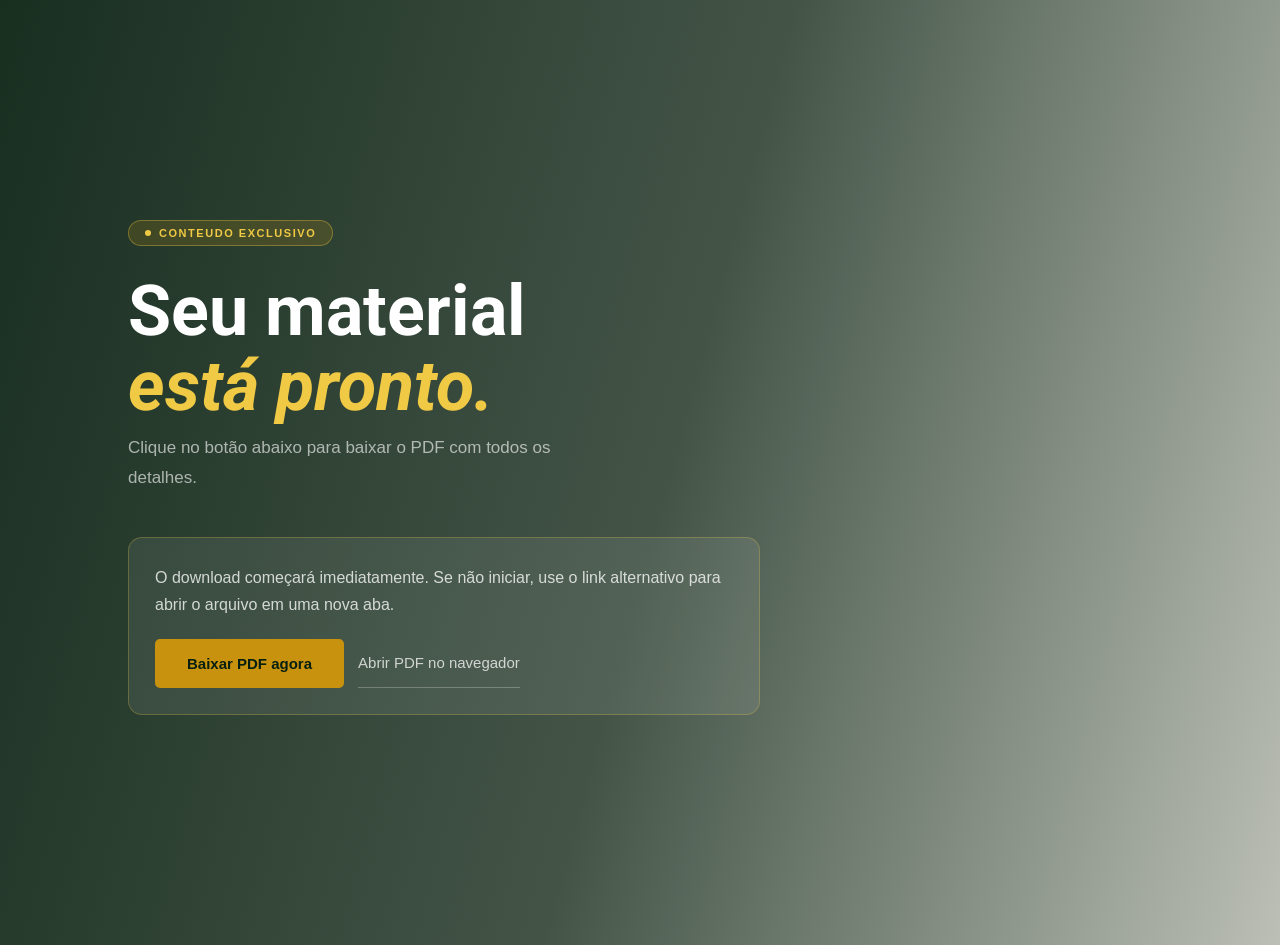
<file: thanks.html>
<!doctype html>
<html lang="pt-BR">
  <head>
    <meta charset="UTF-8" />
    <meta name="viewport" content="width=device-width, initial-scale=1.0" />
    <title>Miranda - Download do PDF</title>
    <link
      href="https://fonts.googleapis.com/css2?family=Roboto:ital,wght@0,100..900;1,100..900&display=swap"
      rel="stylesheet"
    />
    <link href="./css/style.css" rel="stylesheet" />
  </head>
  <body>
    <section class="hero thanks-hero">
      <div class="hero-bg"></div>
      <div class="hero-overlay"></div>

      <div class="hero-content">
        <div class="hero-eyebrow">Conteudo exclusivo</div>
        <h1>Seu material<br /><em>está pronto.</em></h1>
        <p class="hero-desc">
          Clique no botão abaixo para baixar o PDF com todos os detalhes.
        </p>

        <div class="thanks-panel">
          <p>
            O download começará imediatamente. Se não iniciar, use o link
            alternativo para abrir o arquivo em uma nova aba.
          </p>

          <div class="thanks-actions">
            <a href="./assets/material-miranda.pdf" class="btn-gold" download>
              Baixar PDF agora
            </a>
            <a
              href="./assets/material-miranda.pdf"
              class="btn-ghost"
              target="_blank"
              rel="noopener noreferrer"
            >
              Abrir PDF no navegador
            </a>
          </div>
        </div>
      </div>
    </section>
  </body>
</html>
</file>
<file: css/style.css>
*,
*::before,
*::after {
  box-sizing: border-box;
  margin: 0;
  padding: 0;
}
:root {
  --green-deep: #071f10;
  --green-mid: #0d3d20;
  --green-bright: #1a7a3f;
  --green-light: #2dbd62;
  --gold: #c9920e;
  --gold-light: #f0c945;
  --cream: #f8f5ee;
  --white: #ffffff;
  --text-dark: #0d1f12;
  --text-muted: #4a6358;
  --shadow: rgba(7, 31, 16, 0.22);

  --font-family: "Roboto", sans-serif;
}
html {
  scroll-behavior: smooth;
}
body {
  font-family: "DM Sans", sans-serif;
  background: var(--cream);
  color: var(--text-dark);
  overflow-x: hidden;
}

.container {
  width: 100%;
  max-width: 1440px;
  margin: 0 auto;
}

nav {
  margin: 0 auto;
  position: fixed;
  top: 0;
  left: 0;
  right: 0;
  z-index: 200;
  display: flex;
  align-items: center;
  justify-content: space-between;
  padding: 0.5rem 5vw;

  background: rgba(7, 31, 16, 0.94);
  backdrop-filter: blur(16px);
  border-bottom: 1px solid rgba(201, 146, 14, 0.25);
}
.nav-logo {
  font-family: var(--font-family);
  color: #fff;
  font-size: 22px;
  letter-spacing: 0.05em;
}
.nav-logo span {
  color: var(--gold-light);
}
.nav-links {
  display: flex;
  gap: 36px;
  list-style: none;
}
.nav-links a {
  color: rgba(255, 255, 255, 0.65);
  text-decoration: none;
  font-size: 13px;
  font-weight: 500;
  letter-spacing: 0.08em;
  text-transform: uppercase;
  transition: color 0.2s;
}
.nav-links a:hover {
  color: var(--gold-light);
}
.nav-cta {
  background: var(--gold) !important;
  color: var(--green-deep) !important;
  padding: 10px 22px !important;
  border-radius: 4px;
}
.nav-cta:hover {
  background: var(--gold-light) !important;
}

/* HERO */
.hero {
  position: relative;
  min-height: 100vh;
  display: flex;
  align-items: center;
  overflow: hidden;
}
.hero-bg {
  position: absolute;
  inset: 0;
  background-image: url("https://images.pexels.com/photos/3935702/pexels-photo-3935702.jpeg?auto=compress&cs=tinysrgb&w=1600");
  background-size: cover;
  background-position: center 30%;
}
.hero-overlay {
  position: absolute;
  inset: 0;
  background: linear-gradient(
    105deg,
    rgba(7, 31, 16, 0.93) 0%,
    rgba(7, 31, 16, 0.75) 52%,
    rgba(7, 31, 16, 0.25) 100%
  );
}
.hero-content {
  position: relative;
  z-index: 2;
  padding: 120px 5vw 130px;
  max-width: 660px;
  animation: fadeUp 0.9s ease both;
}
@keyframes fadeUp {
  from {
    opacity: 0;
    transform: translateY(30px);
  }
  to {
    opacity: 1;
    transform: translateY(0);
  }
}

.hero-eyebrow {
  display: inline-flex;
  align-items: center;
  gap: 8px;
  background: rgba(201, 146, 14, 0.18);
  border: 1px solid rgba(240, 201, 69, 0.35);
  color: var(--gold-light);
  font-size: 11px;
  font-weight: 600;
  letter-spacing: 0.14em;
  text-transform: uppercase;
  padding: 6px 16px;
  border-radius: 100px;
  margin-bottom: 28px;
}
.hero-eyebrow::before {
  content: "";
  width: 6px;
  height: 6px;
  border-radius: 50%;
  background: var(--gold-light);
}
.hero h1 {
  font-family: var(--font-family);
  font-size: clamp(44px, 5.5vw, 76px);
  line-height: 1.06;
  color: #fff;
  margin-bottom: 10px;
}
.hero h1 em {
  color: var(--gold-light);
  font-style: italic;
}
.hero-sub {
  font-size: 12px;
  font-weight: 600;
  letter-spacing: 0.18em;
  text-transform: uppercase;
  color: var(--green-light);
  margin-bottom: 28px;
}
.hero-desc {
  font-size: 17px;
  line-height: 1.75;
  color: rgba(255, 255, 255, 0.62);
  max-width: 460px;
  margin-bottom: 44px;
}
.hero-actions {
  display: flex;
  gap: 16px;
  flex-wrap: wrap;
  align-items: center;
}
.btn-gold {
  display: inline-flex;
  align-items: center;
  gap: 10px;
  background: var(--gold);
  color: var(--green-deep);
  font-weight: 600;
  font-size: 15px;
  padding: 16px 32px;
  border-radius: 5px;
  text-decoration: none;
  transition:
    background 0.2s,
    transform 0.15s;
}
.btn-gold:hover {
  background: var(--gold-light);
  transform: translateY(-2px);
}
.btn-ghost {
  color: rgba(255, 255, 255, 0.75);
  font-size: 15px;
  text-decoration: none;
  padding: 16px 0;
  border-bottom: 1px solid rgba(255, 255, 255, 0.25);
  transition:
    color 0.2s,
    border-color 0.2s;
}
.btn-ghost:hover {
  color: #fff;
  border-color: var(--gold-light);
}

.hero-stats {
  position: absolute;
  bottom: 0;
  left: 0;
  right: 0;
  z-index: 3;
  display: grid;
  grid-template-columns: repeat(3, 1fr);
  border-top: 1px solid rgba(255, 255, 255, 0.08);
}
.hero-stat {
  padding: 22px 5vw;
  background: rgba(7, 31, 16, 0.75);
  backdrop-filter: blur(10px);
  border-right: 1px solid rgba(255, 255, 255, 0.06);
  display: flex;
  align-items: center;
  gap: 16px;
}
.hero-stat:last-child {
  border-right: none;
}
.hs-num {
  font-family: var(--font-family);
  font-size: 30px;
  color: var(--gold-light);
  line-height: 1;
}
.hs-label {
  font-size: 12px;
  color: rgba(255, 255, 255, 0.45);
  line-height: 1.5;
}

/* PHOTO STRIP */
.photo-strip {
  display: grid;
  grid-template-columns: 2fr 1fr 1fr;
  height: 460px;
  gap: 3px;
}
.ps-img {
  overflow: hidden;
  position: relative;
}
.ps-img img {
  width: 100%;
  height: 100%;
  object-fit: cover;
  transition: transform 0.6s ease;
  display: block;
}
.ps-img:hover img {
  transform: scale(1.06);
}
.ps-label {
  position: absolute;
  bottom: 16px;
  left: 16px;
  background: rgba(7, 31, 16, 0.8);
  border: 1px solid rgba(201, 146, 14, 0.3);
  color: #fff;
  font-size: 12px;
  font-weight: 500;
  padding: 6px 12px;
  border-radius: 4px;
  backdrop-filter: blur(8px);
}
.ps-sub {
  display: grid;
  grid-template-rows: 1fr 1fr;
  gap: 3px;
}

/* SECTION COMMON */
section {
  padding: 100px 5vw;
}
.section-label {
  font-size: 11px;
  font-weight: 600;
  letter-spacing: 0.18em;
  text-transform: uppercase;
  color: var(--green-bright);
  margin-bottom: 14px;
}
.section-title {
  font-family: "Roboto", sans-serif;
  font-size: clamp(30px, 4vw, 50px);
  line-height: 1.12;
}
.section-title em {
  color: var(--green-bright);
  font-style: italic;
}
.section-body {
  font-size: 16px;
  line-height: 1.75;
  color: var(--text-muted);
  max-width: 500px;
  margin-top: 16px;
}

/* FEATURES */
.features {
  background: var(--white);
}
.features-inner {
  display: grid;
  grid-template-columns: 1fr 1fr;
  gap: 80px;
  align-items: center;
}
.features-visual {
  position: relative;
}
.feat-img-main {
  width: 100%;
  height: 460px;
  object-fit: cover;
  border-radius: 16px;
  display: block;
}
.feat-img-inset {
  position: absolute;
  bottom: -28px;
  right: -28px;
  width: 200px;
  height: 150px;
  object-fit: cover;
  border-radius: 12px;
  border: 4px solid var(--white);
  box-shadow: 0 12px 40px var(--shadow);
}
.feat-badge {
  position: absolute;
  top: 24px;
  left: 24px;
  background: var(--gold);
  color: var(--green-deep);
  font-weight: 700;
  font-size: 12px;
  letter-spacing: 0.06em;
  padding: 8px 16px;
  border-radius: 6px;
}
.feat-list {
  margin-top: 44px;
  display: flex;
  flex-direction: column;
  gap: 2px;
}
.feat-item {
  display: flex;
  align-items: flex-start;
  gap: 16px;
  padding: 20px 22px;
  background: var(--cream);
  border-radius: 10px;
  transition: background 0.2s;
}
.feat-item:hover {
  background: #eef5ec;
}
.feat-icon {
  width: 38px;
  height: 38px;
  flex-shrink: 0;
  background: var(--green-deep);
  border-radius: 8px;
  display: flex;
  align-items: center;
  justify-content: center;
  font-size: 17px;
}
.feat-item h3 {
  font-size: 14px;
  font-weight: 600;
  margin-bottom: 3px;
}
.feat-item p {
  font-size: 13px;
  color: var(--text-muted);
  line-height: 1.5;
}

/* OBJECTIVES */
.objectives {
  background: var(--green-deep);
  position: relative;
  overflow: hidden;
}
.objectives::before {
  content: "";
  position: absolute;
  inset: 0;
  background-image: url("https://images.pexels.com/photos/1732414/pexels-photo-1732414.jpeg?auto=compress&cs=tinysrgb&w=1600");
  background-size: cover;
  background-position: center;
  opacity: 0.07;
}
.objectives .section-label {
  color: var(--gold-light);
}
.objectives .section-title {
  color: #fff;
}
.objectives .section-body {
  color: rgba(255, 255, 255, 0.5);
}
.obj-header {
  position: relative;
  z-index: 1;
}
.obj-grid {
  position: relative;
  z-index: 1;
  display: grid;
  grid-template-columns: repeat(4, 1fr);
  gap: 3px;
  margin-top: 56px;
  border-radius: 14px;
  overflow: hidden;
}
.obj-card {
  background: rgba(255, 255, 255, 0.05);
  border: 1px solid rgba(255, 255, 255, 0.06);
  padding: 40px 26px;
  transition: background 0.25s;
  position: relative;
  overflow: hidden;
}
.obj-card:hover {
  background: rgba(255, 255, 255, 0.1);
}
.obj-card-bg {
  position: absolute;
  inset: 0;
  background-size: cover;
  background-position: center;
  opacity: 0;
  transition: opacity 0.4s;
}
.obj-card:hover .obj-card-bg {
  opacity: 0.18;
}
.obj-num {
  font-family: var(--font-family);
  font-size: 52px;
  color: rgba(255, 255, 255, 1);
  line-height: 1;
  margin-bottom: 8px;
}
.obj-icon {
  font-size: 32px;
  display: block;
  margin-bottom: 16px;
}
.obj-card h3 {
  font-family: var(--font-family);
  font-size: 18px;
  color: #fff;
  margin-bottom: 8px;
}
.obj-card p {
  font-size: 13px;
  color: rgba(255, 255, 255, 0.45);
  line-height: 1.6;
}

/* FULL-WIDTH BREAK */
.full-img-section {
  height: 500px;
  position: relative;
  overflow: hidden;
  display: flex;
  align-items: center;
}
.full-img-section img {
  position: absolute;
  inset: 0;
  width: 100%;
  height: 100%;
  object-fit: cover;
}
.full-img-overlay {
  position: absolute;
  inset: 0;
  background: linear-gradient(
    to right,
    rgba(7, 31, 16, 0.88) 0%,
    rgba(7, 31, 16, 0.45) 60%,
    transparent 100%
  );
}
.full-img-content {
  position: relative;
  z-index: 2;
  padding: 0 5vw;
  max-width: 560px;
}
.full-img-content .section-label {
  color: var(--gold-light);
}
.full-img-content .section-title {
  color: #fff;
}
.full-img-content .section-body {
  color: rgba(255, 255, 255, 0.6);
  margin-bottom: 32px;
}

/* DIFFERENTIALS */
.differentials {
  background: var(--cream);
}
.diff-intro {
  display: grid;
  grid-template-columns: 1fr 1fr;
  gap: 60px;
  align-items: end;
  margin-bottom: 60px;
}
.diff-grid {
  display: grid;
  grid-template-columns: repeat(4, 1fr);
  gap: 22px;
}
.diff-card {
  background: var(--white);
  border-radius: 14px;
  overflow: hidden;
  border: 1px solid rgba(10, 46, 26, 0.07);
  transition:
    transform 0.22s,
    box-shadow 0.22s;
}
.diff-card:hover {
  transform: translateY(-7px);
  box-shadow: 0 22px 64px var(--shadow);
}
.diff-card-img {
  width: 100%;
  height: 160px;
  object-fit: cover;
  display: block;
}
.diff-card-body {
  padding: 22px 20px 26px;
}
.diff-card-num {
  font-family: "Roboto", sans-serif;
  font-size: 40px;
  color: rgba(10, 46, 26, 0.07);
  line-height: 1;
}
.diff-card h3 {
  font-size: 13px;
  font-weight: 700;
  text-transform: uppercase;
  letter-spacing: 0.08em;
  color: var(--text-dark);
  margin: 10px 0 7px;
}
.diff-card p {
  font-size: 13px;
  color: var(--text-muted);
  line-height: 1.6;
}

/* QUOTE */
.quote-section {
  background: var(--green-mid);
  padding: 90px 5vw;
  text-align: center;
  position: relative;
  overflow: hidden;
}
.quote-section::before {
  content: "\201C";
  position: absolute;
  top: -30px;
  left: 5vw;
  font-family: "Roboto", sans-serif;
  font-size: 300px;
  color: rgba(255, 255, 255, 0.04);
  line-height: 1;
  pointer-events: none;
}
blockquote {
  font-family: "Roboto", sans-serif;
  font-size: clamp(22px, 3.2vw, 40px);
  font-style: italic;
  color: #fff;
  line-height: 1.45;
  max-width: 800px;
  margin: 0 auto 28px;
  position: relative;
  z-index: 1;
}
blockquote em {
  color: var(--gold-light);
}
.q-source {
  font-size: 12px;
  letter-spacing: 0.14em;
  text-transform: uppercase;
  color: rgba(255, 255, 255, 0.35);
}

/* CTA */
.cta-section {
  background: var(--cream);
  padding: 100px 5vw;
}
.cta-box {
  border-radius: 24px;
  overflow: hidden;
  display: grid;
  grid-template-columns: 1.1fr 1fr;
}
.cta-left {
  padding: 80px 60px;
  background: var(--green-deep);
  position: relative;
  overflow: hidden;
}
.cta-left::after {
  content: "";
  position: absolute;
  bottom: 0;
  right: 0;
  width: 300px;
  height: 300px;
  background: radial-gradient(circle, rgba(201, 146, 14, 0.2), transparent 70%);
  pointer-events: none;
}
.cta-left .section-label {
  color: var(--gold-light);
}
.cta-left .section-title {
  color: #fff;
}
.cta-left .section-body {
  color: rgba(255, 255, 255, 0.55);
  margin-bottom: 40px;
}
.cta-contacts {
  display: flex;
  flex-direction: column;
  gap: 14px;
  position: relative;
  z-index: 1;
}
.contact-row {
  display: flex;
  align-items: center;
  gap: 14px;
  background: rgba(255, 255, 255, 0.06);
  border: 1px solid rgba(255, 255, 255, 0.1);
  border-radius: 10px;
  padding: 14px 18px;
}
.c-icon {
  width: 36px;
  height: 36px;
  border-radius: 8px;
  display: flex;
  align-items: center;
  justify-content: center;
  font-size: 17px;
  flex-shrink: 0;
}
.c-icon.wa {
  background: #25d366;
}
.c-icon.wa img {
  width: 24px;
  height: 24px;
}
.c-icon.em {
  background: var(--gold);
}
.c-lbl {
  font-size: 11px;
  text-transform: uppercase;
  letter-spacing: 0.1em;
  color: rgba(255, 255, 255, 0.35);
  display: block;
  margin-bottom: 2px;
}
.c-val {
  font-size: 14px;
  font-weight: 500;
  color: #fff;
}
.c-val a {
  color: white;
  text-decoration: none;
}
.creci {
  display: inline-flex;
  align-items: center;
  gap: 8px;
  background: var(--gold);
  color: var(--green-deep);
  font-weight: 700;
  font-size: 13px;
  padding: 9px 18px;
  border-radius: 6px;
  margin-top: 8px;
}
.cta-right {
  position: relative;
  overflow: hidden;
  min-height: 480px;
}
.cta-right img {
  position: absolute;
  inset: 0;
  width: 100%;
  height: 100%;
  object-fit: cover;
  display: block;
}
.cta-right-overlay {
  position: absolute;
  inset: 0;
  background: linear-gradient(to right, rgba(7, 31, 16, 0.4), transparent);
}

/* LEAD FORM */
.lead-form-section {
  background: var(--cream);
  padding: 0 5vw 90px;
}
.lead-form-wrap {
  width: 100%;
  max-width: 1440px;
  margin: 0 auto;
  background: var(--green-deep);
  border: 1px solid rgba(201, 146, 14, 0.24);
  border-radius: 16px;
  padding: 34px;
  box-shadow: 0 20px 50px rgba(7, 31, 16, 0.2);
}
.lead-form-head {
  margin-bottom: 20px;
}
.lead-form-head .section-label {
  color: var(--gold-light);
  margin-bottom: 8px;
}
.lead-form-head h3 {
  font-family: var(--font-family);
  color: #fff;
  font-size: clamp(24px, 3vw, 34px);
  line-height: 1.15;
}
.lead-form {
  display: grid;
  grid-template-columns: 1fr 1fr auto;
  gap: 14px;
  align-items: center;
}
.lead-form input {
  width: 100%;
  height: 54px;
  border-radius: 8px;
  border: 1px solid rgba(255, 255, 255, 0.22);
  background: rgba(255, 255, 255, 0.08);
  color: #fff;
  padding: 0 16px;
  font-size: 15px;
  outline: none;
  transition:
    border-color 0.2s,
    box-shadow 0.2s,
    background 0.2s;
}
.lead-form input::placeholder {
  color: rgba(255, 255, 255, 0.55);
}
.lead-form input:focus {
  border-color: var(--gold-light);
  box-shadow: 0 0 0 3px rgba(240, 201, 69, 0.2);
  background: rgba(255, 255, 255, 0.12);
}
.lead-form .btn-gold {
  border: none;
  cursor: pointer;
  justify-content: center;
  min-height: 54px;
  padding: 0 28px;
}

footer {
  background: var(--green-deep);
  border-top: 1px solid rgba(201, 146, 14, 0.15);
  padding: 26px 5vw;
  display: flex;
  align-items: center;
  justify-content: space-between;
}
.footer-logo {
  font-family: "Roboto", sans-serif;
  color: #fff;
  font-size: 20px;
}
.footer-logo span {
  color: var(--gold-light);
}
.footer-copy {
  font-size: 12px;
  color: rgba(255, 255, 255, 0.28);
}

.reveal {
  opacity: 0;
  transform: translateY(26px);
  transition:
    opacity 0.65s ease,
    transform 0.65s ease;
}
.reveal.visible {
  opacity: 1;
  transform: translateY(0);
}
.d1 {
  transition-delay: 0.1s;
}
.d2 {
  transition-delay: 0.2s;
}
.d3 {
  transition-delay: 0.3s;
}

@media (max-width: 900px) {
  .features-inner,
  .diff-intro,
  .cta-box {
    grid-template-columns: 1fr;
  }
  .obj-grid,
  .diff-grid {
    grid-template-columns: 1fr 1fr;
  }
  .photo-strip {
    height: auto;
    grid-template-columns: 1fr 1fr;
  }
  .ps-sub {
    grid-template-rows: unset;
    grid-template-columns: 1fr;
  }
  nav .nav-links {
    display: none;
  }
  .hero-stats {
    grid-template-columns: 1fr;
  }
  .cta-right {
    display: none;
  }
  .feat-img-inset {
    display: none;
  }
  .lead-form {
    grid-template-columns: 1fr;
  }
  .lead-form .btn-gold {
    width: 100%;
  }
  .lead-form-section {
    padding: 0 5vw 28px;
  }
}

.thanks-hero {
  min-height: 100vh;
}

.thanks-hero .hero-bg {
  background-image: url("https://images.pexels.com/photos/323780/pexels-photo-323780.jpeg?auto=compress&cs=tinysrgb&w=1600");
  background-position: center;
}

.thanks-hero .hero-content {
  max-width: 760px;
}

.thanks-panel {
  margin-top: 26px;
  background: rgba(255, 255, 255, 0.08);
  border: 1px solid rgba(240, 201, 69, 0.25);
  border-radius: 14px;
  padding: 26px;
  backdrop-filter: blur(10px);
}

.thanks-panel p {
  color: rgba(255, 255, 255, 0.78);
  line-height: 1.7;
  margin-bottom: 20px;
}

.thanks-actions {
  display: flex;
  flex-wrap: wrap;
  gap: 14px;
  align-items: center;
}

.thanks-note {
  margin-top: 14px;
  font-size: 12px;
  color: rgba(255, 255, 255, 0.6);
}

@media (max-width: 640px) {
  .thanks-panel {
    padding: 18px;
  }

  .thanks-actions {
    width: 100%;
  }

  .thanks-actions .btn-gold,
  .thanks-actions .btn-ghost {
    width: 100%;
    justify-content: center;
    text-align: center;
  }
}
</file>
